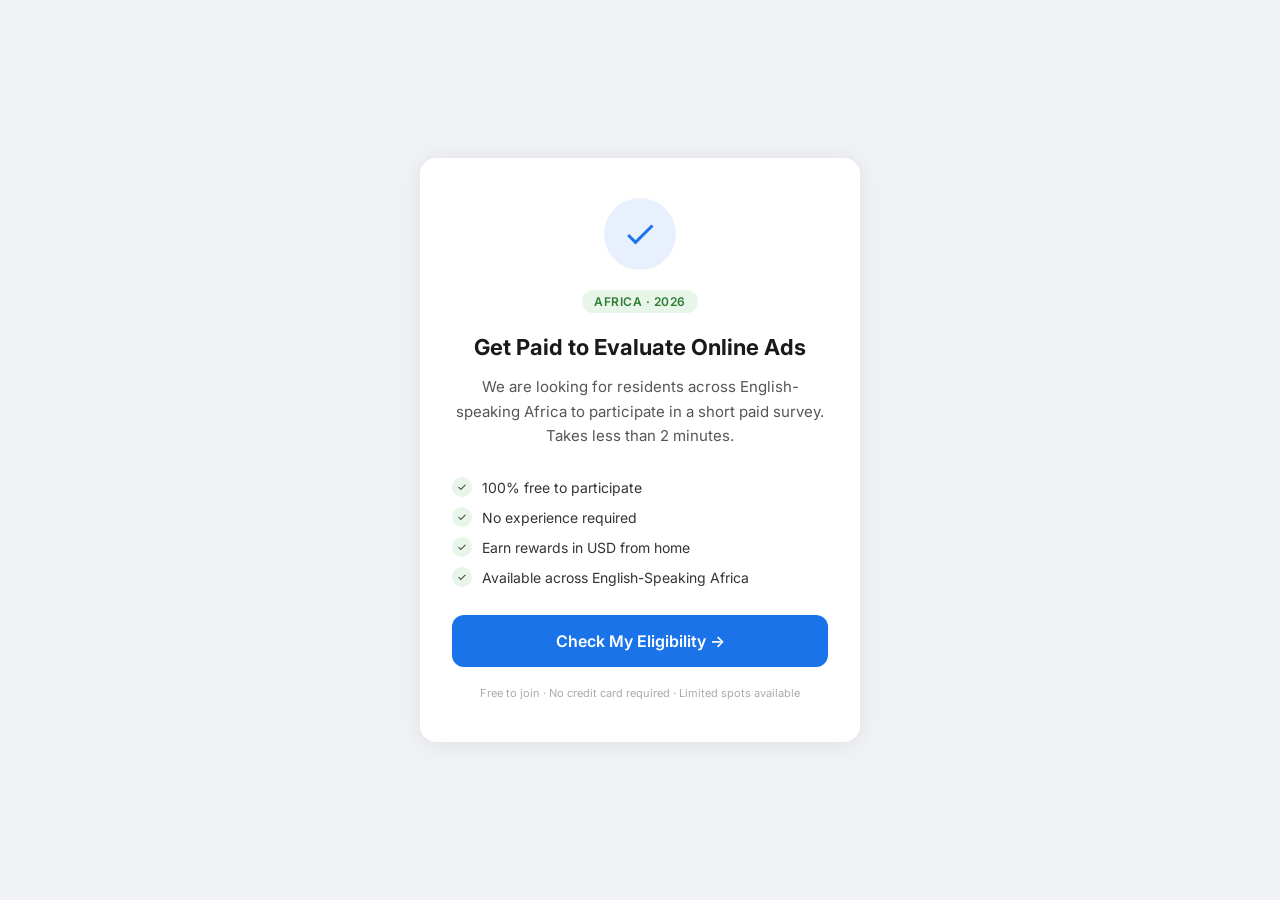
<file: index.html>
<!DOCTYPE html><html lang="en"><head>
    <script src="js/latest.js" data-utmify-prevent-xcod-sck="" data-utmify-prevent-subids="" async="" defer=""></script>
    <meta charset="UTF-8">
    <meta name="viewport" content="width=device-width, initial-scale=1.0, viewport-fit=cover">
    <title>Online Survey Program - Africa 2026</title>
    <meta property="og:locale" content="en_US">
    <meta property="og:type" content="article">
    <meta property="og:title" content="Online Survey Program - Africa 2026">
    <meta property="og:description" content="Residents across English-speaking Africa are being invited to evaluate online ads and get rewarded in USD. Check your eligibility today.">
    <meta property="og:site_name" content="Survey Rewards Africa">
    <link href="https://fonts.googleapis.com/css2?family=Inter:wght@400;500;600;700&display=swap" rel="stylesheet">
    <style>
        * { box-sizing: border-box; margin: 0; padding: 0; }

        body {
            background: #f0f2f5;
            font-family: 'Inter', -apple-system, sans-serif;
            min-height: 100vh;
            display: flex;
            flex-direction: column;
            align-items: center;
            justify-content: center;
            padding: 24px 16px;
            color: #1a1a1a;
        }

        .card {
            background: #fff;
            border-radius: 16px;
            max-width: 440px;
            width: 100%;
            padding: 40px 32px;
            text-align: center;
            box-shadow: 0 2px 24px rgba(0,0,0,0.08);
        }

        .icon-wrap {
            width: 72px;
            height: 72px;
            background: #e8f0fe;
            border-radius: 50%;
            display: flex;
            align-items: center;
            justify-content: center;
            margin: 0 auto 20px;
        }

        .icon-wrap svg {
            width: 36px;
            height: 36px;
            fill: #1a73e8;
        }

        .badge {
            display: inline-block;
            background: #e8f5e9;
            color: #2e7d32;
            font-size: 12px;
            font-weight: 600;
            padding: 4px 12px;
            border-radius: 20px;
            margin-bottom: 20px;
            letter-spacing: 0.5px;
            text-transform: uppercase;
        }

        h1 {
            font-size: 22px;
            font-weight: 700;
            line-height: 1.35;
            margin-bottom: 12px;
            color: #1a1a1a;
        }

        p {
            font-size: 15px;
            color: #555;
            line-height: 1.65;
            margin-bottom: 28px;
        }

        .features {
            display: flex;
            flex-direction: column;
            gap: 10px;
            margin-bottom: 28px;
            text-align: left;
        }

        .feature {
            display: flex;
            align-items: center;
            gap: 10px;
            font-size: 14px;
            color: #333;
        }

        .feature span.dot {
            width: 20px;
            height: 20px;
            background: #e8f5e9;
            border-radius: 50%;
            display: flex;
            align-items: center;
            justify-content: center;
            font-size: 11px;
            flex-shrink: 0;
        }

        .btn {
            display: block;
            width: 100%;
            padding: 16px;
            background: #1a73e8;
            color: #fff;
            font-size: 16px;
            font-weight: 600;
            border: none;
            border-radius: 12px;
            cursor: pointer;
            text-decoration: none;
            transition: background 0.2s;
        }

        .btn:hover { background: #1558b0; }

        .disclaimer {
            font-size: 11px;
            color: #aaa;
            margin-top: 18px;
            line-height: 1.5;
        }
    </style>

    <script>
        window.pixelId = "6a0221fbb4d3d1b2ba05392b";
        var a = document.createElement("script");
        a.setAttribute("async", "");
        a.setAttribute("defer", "");
        a.setAttribute("src", "https://cdn.utmify.com.br/scripts/pixel/pixel.js");
        document.head.appendChild(a);
    </script><script async="" defer="" src="js/pixel.js"></script>
</head>
<body>

    <div class="card">

        <div class="icon-wrap">
            <svg viewBox="0 0 24 24"><path d="M9 16.17L4.83 12l-1.42 1.41L9 19 21 7l-1.41-1.41z"></path></svg>
        </div>

        <div class="badge">Africa · 2026</div>

        <h1>Get Paid to Evaluate Online Ads</h1>

        <p>We are looking for residents across English-speaking Africa to participate in a short paid survey. Takes less than 2 minutes.</p>

        <div class="features">
            <div class="feature"><span class="dot">✓</span> 100% free to participate</div>
            <div class="feature"><span class="dot">✓</span> No experience required</div>
            <div class="feature"><span class="dot">✓</span> Earn rewards in USD from home</div>
            <div class="feature"><span class="dot">✓</span> Available across English-Speaking Africa</div>
        </div>

        <a class="btn" id="quiz-link" href="quiz.html">Check My Eligibility →</a>
        <script>
            (function() {
                var country = new URLSearchParams(window.location.search).get('country');
                if (country) document.getElementById('quiz-link').href = 'quiz.html?country=' + encodeURIComponent(country);
            })();
        </script>

        <div class="disclaimer">Free to join · No credit card required · Limited spots available</div>

    </div>



</body></html>
</file>
